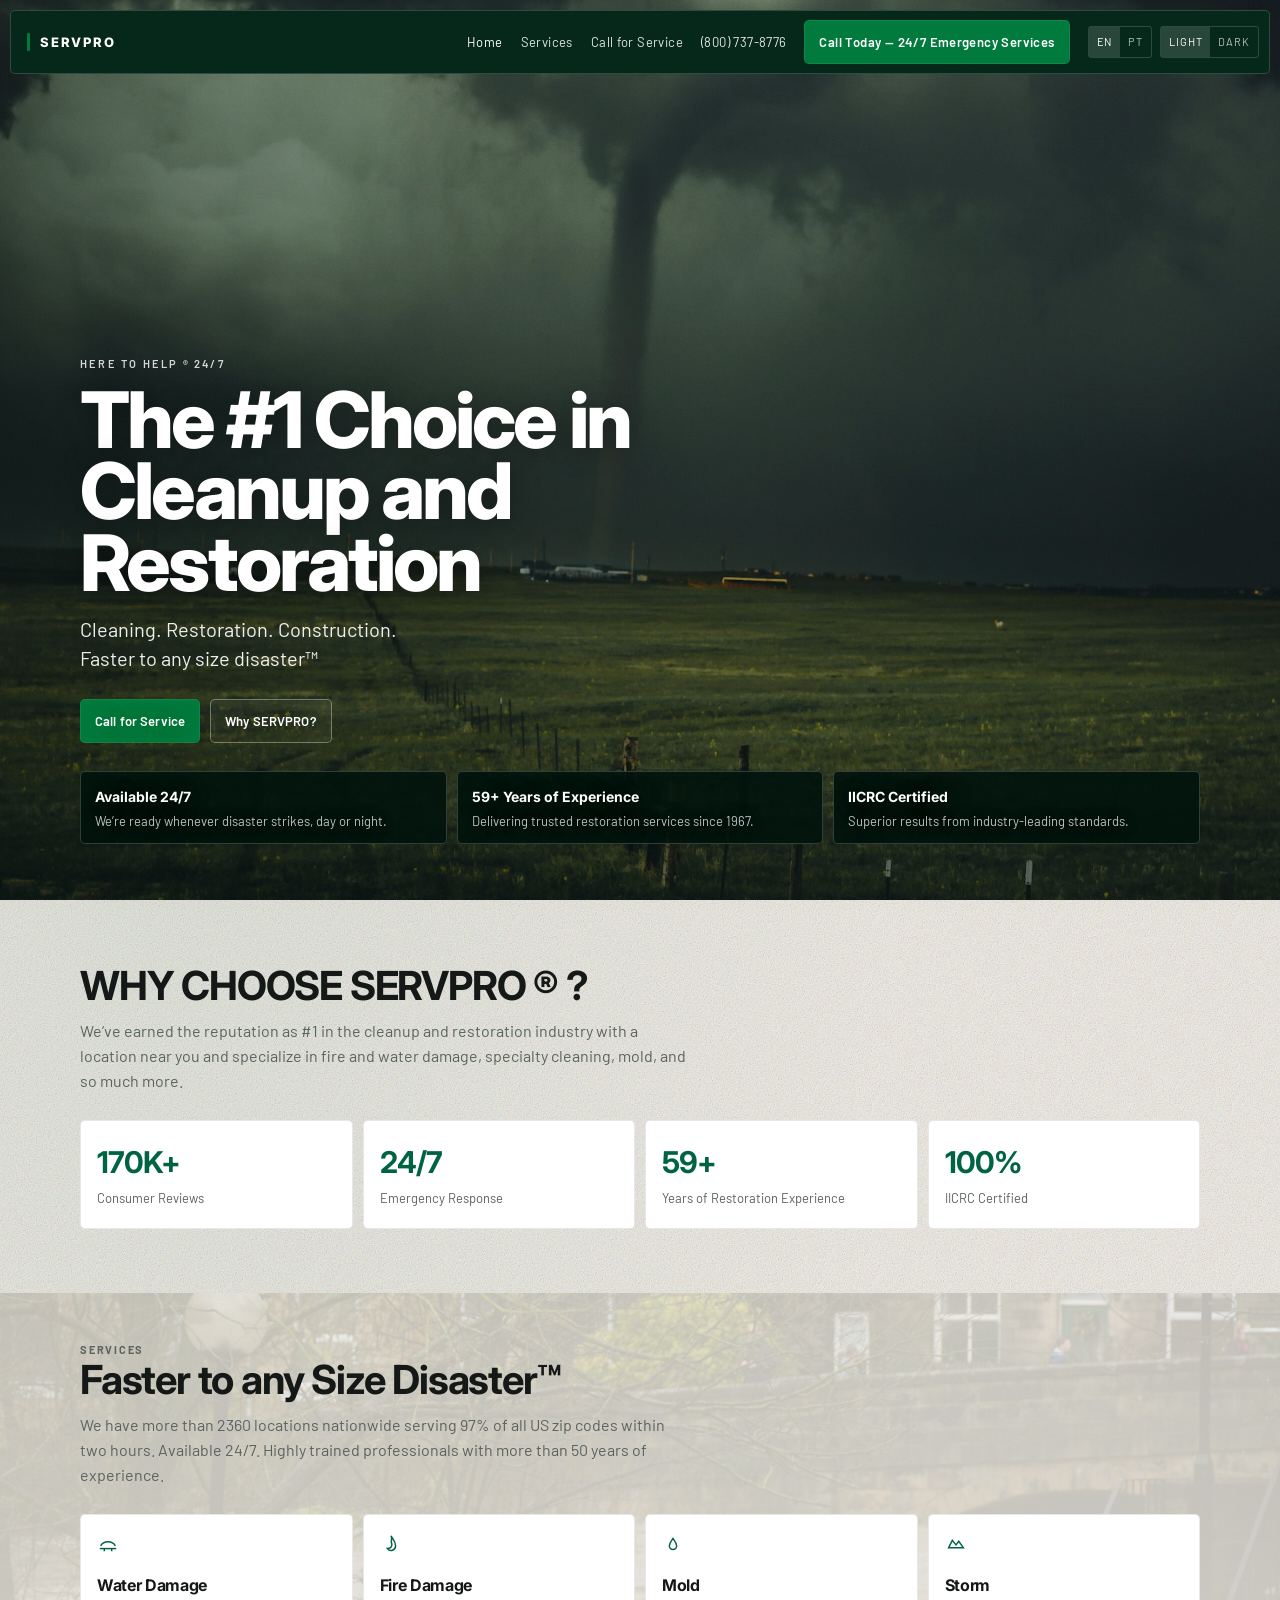
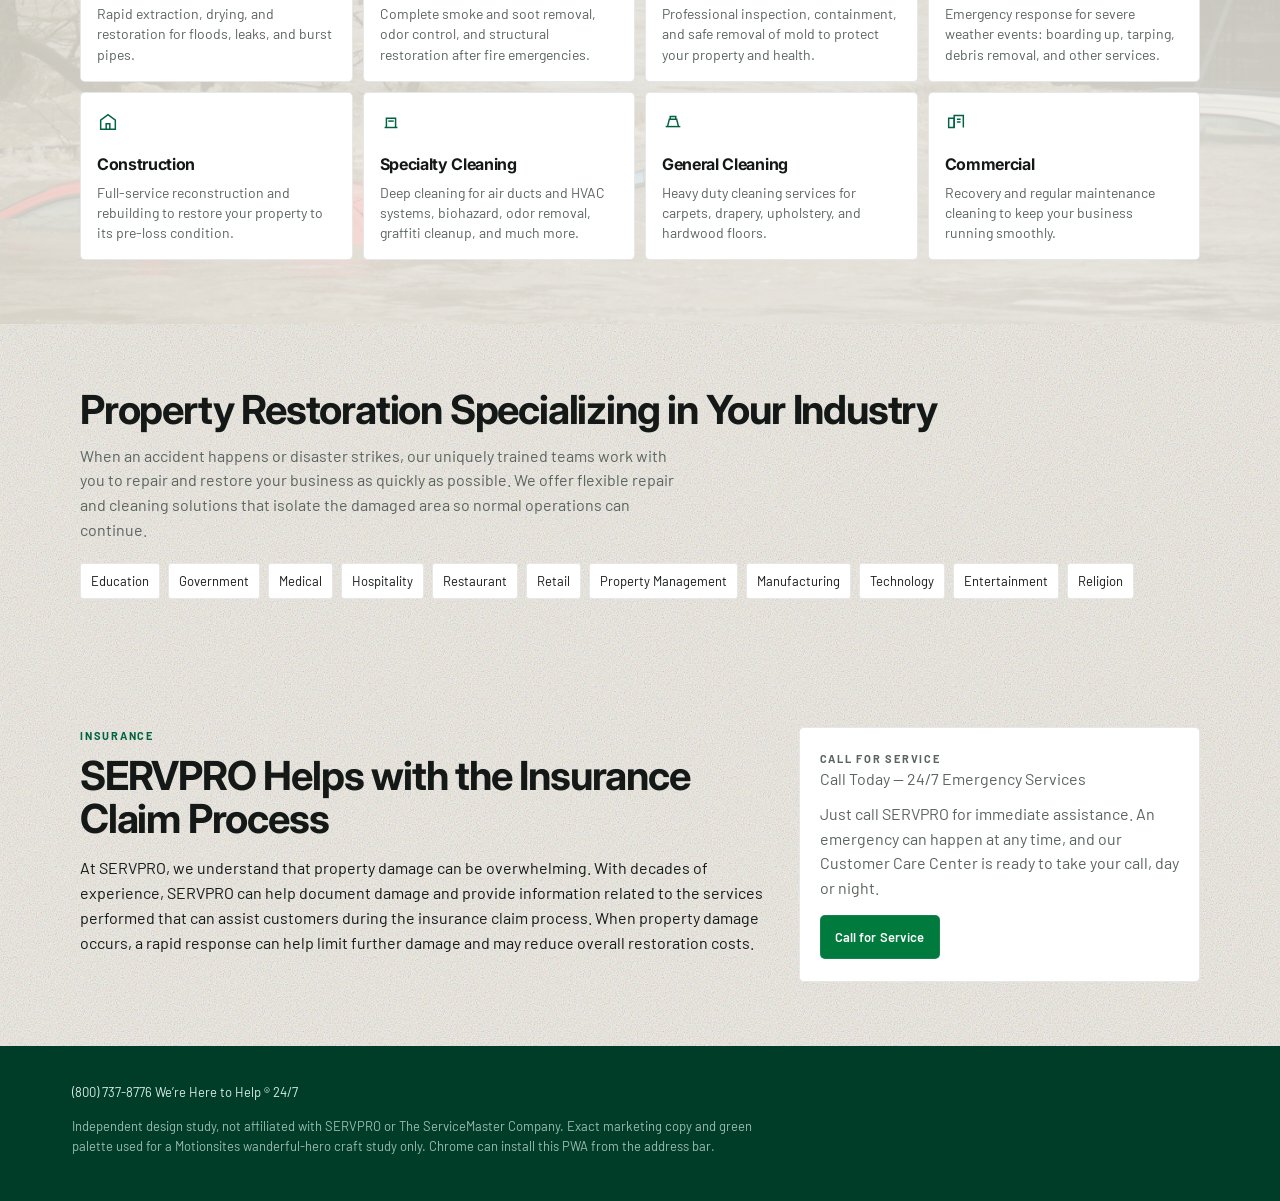
<file: index.html>
<!DOCTYPE html>
<html lang="en">
<head>
  <meta charset="utf-8" />
  <meta name="viewport" content="width=device-width, initial-scale=1" />
  <title>Commercial & Residential Restoration Services Near You | SERVPRO</title>
  <meta name="description" content="The best restoration company near you, SERVPRO is available 24 hours for commercial &amp; residential property emergencies like water damage, fire cleanup, mold damage &amp; more." />
  <meta property="og:title" content="Commercial &amp; Residential Restoration Services Near You | SERVPRO" />
  <meta property="og:description" content="The best restoration company near you, SERVPRO is available 24 hours for commercial &amp; residential property emergencies like water damage, fire cleanup, mold damage &amp; more." />
  <meta property="og:type" content="website" />
  <meta property="og:url" content="https://servpro-pwa.vercel.app/" />
  <meta property="og:image" content="https://servpro-pwa.vercel.app/images/hero-storm.jpg" />
  <meta name="twitter:card" content="summary_large_image" />
  <meta name="twitter:title" content="Commercial &amp; Residential Restoration Services Near You | SERVPRO" />
  <meta name="twitter:description" content="The best restoration company near you, SERVPRO is available 24 hours for commercial &amp; residential property emergencies like water damage, fire cleanup, mold damage &amp; more." />
  <meta name="theme-color" content="#006341" />
  <link rel="canonical" href="https://servpro-pwa.vercel.app/" />
  <link rel="manifest" href="/manifest.webmanifest" />
  <link rel="apple-touch-icon" href="/icons/icon-192.svg" />
  <link rel="stylesheet" href="/css/app.css" />
  <script>
    (function () {
      try {
        var t = localStorage.getItem('sp-theme');
        if (t === 'light' || t === 'dark') document.documentElement.setAttribute('data-theme', t);
        else document.documentElement.setAttribute('data-theme', window.matchMedia('(prefers-color-scheme: dark)').matches ? 'dark' : 'light');
        if (localStorage.getItem('sp-lang') === 'pt') document.documentElement.setAttribute('lang', 'pt');
      } catch (e) {}
    })();
  </script>
</head>
<body>
  <a class="skip" href="#main" data-i18n="nav.skip">Skip to content</a>
  <header class="nav liquid-glass">
    <a class="brand" href="/"><span class="brand-rule" aria-hidden="true"></span>SERVPRO</a>
    <div class="nav-end">
      <nav class="nav-links" id="navLinks">
        <a href="/" aria-current="page" data-i18n="nav.home">Home</a>
        <a href="/services/" data-i18n="nav.services">Services</a>
        <a href="/book/" data-i18n="nav.book">Call for Service</a>
        <a href="tel:8007378776">(800) 737-8776</a>
        <a class="cta cta-nav" href="/book/">Call Today — 24/7 Emergency Services</a>
        <div class="nav-tools">
          <div class="seg" role="group" aria-label="Language">
            <button type="button" data-set-lang="en" aria-pressed="true">EN</button>
            <button type="button" data-set-lang="pt" aria-pressed="false">PT</button>
          </div>
          <div class="seg" role="group" aria-label="Theme">
            <button type="button" data-set-theme="light" data-i18n="theme.light">Light</button>
            <button type="button" data-set-theme="dark" data-i18n="theme.dark">Dark</button>
          </div>
        </div>
      </nav>
      <a class="cta cta-compact" href="tel:8007378776">(800) 737-8776</a>
      <button class="menu-btn" type="button" aria-expanded="false" aria-controls="navLinks" data-i18n="nav.menu">Menu</button>
    </div>
  </header>
  <section class="hero">
    <div id="heroBg" class="hero-photo" aria-hidden="true"></div>
    <div class="hero-grade" aria-hidden="true"></div>
    <div class="hero-grain" aria-hidden="true"></div>
    <div class="hero-overlay"></div>
    <div class="hero-inner">
      <p class="eyebrow">Here to Help ® 24/7</p>
      <h1>The #1 Choice in Cleanup and Restoration</h1>
      <p class="lede">Cleaning. Restoration. Construction. Faster to any size disaster™</p>
      <div class="hero-actions">
        <a class="cta" href="/book/">Call for Service</a>
        <a class="btn-ghost" href="/services/">Why SERVPRO?</a>
      </div>
      <ul class="trust-row">
        <li class="liquid-glass"><b>Available 24/7</b><span>We’re ready whenever disaster strikes, day or night.</span></li>
        <li class="liquid-glass"><b>59+ Years of Experience</b><span>Delivering trusted restoration services since 1967.</span></li>
        <li class="liquid-glass"><b>IICRC Certified</b><span>Superior results from industry-leading standards.</span></li>
      </ul>
    </div>
  </section>
  <main class="page" id="main">
    <section class="section">
      <h2>WHY CHOOSE SERVPRO ® ?</h2>
      <p>We’ve earned the reputation as #1 in the cleanup and restoration industry with a location near you and specialize in fire and water damage, specialty cleaning, mold, and so much more.</p>
      <div class="stats">
        <div class="stat liquid-glass"><b>170K+</b><span>Consumer Reviews</span></div>
        <div class="stat liquid-glass"><b>24/7</b><span>Emergency Response</span></div>
        <div class="stat liquid-glass"><b>59+</b><span>Years of Restoration Experience</span></div>
        <div class="stat liquid-glass"><b>100%</b><span>IICRC Certified</span></div>
      </div>
    </section>
    <section class="section band" style="padding-top:48px">
      <p class="kicker">Services</p>
      <h2>Faster to any Size Disaster™</h2>
      <p>We have more than 2360 locations nationwide serving 97% of all US zip codes within two hours. Available 24/7. Highly trained professionals with more than 50 years of experience.</p>
      <div class="grid">
        <article class="card liquid-glass">
          <svg viewBox="0 0 24 24" aria-hidden="true"><path d="M4 14c3-6 13-6 16 0"/><path d="M3 17h18"/><path d="M8 17v3M16 17v3"/></svg>
          <h3>Water Damage</h3>
          <p>Rapid extraction, drying, and restoration for floods, leaks, and burst pipes.</p>
        </article>
        <article class="card liquid-glass">
          <svg viewBox="0 0 24 24" aria-hidden="true"><path d="M12 3c2 4-1 6 1 9 0 3-2 5-5 5 3 4 9 2 9-3 0-5-3-7-5-11z"/></svg>
          <h3>Fire Damage</h3>
          <p>Complete smoke and soot removal, odor control, and structural restoration after fire emergencies.</p>
        </article>
        <article class="card liquid-glass">
          <svg viewBox="0 0 24 24" aria-hidden="true"><path d="M8 14c0-3 2-5 4-8 2 3 4 5 4 8a4 4 0 1 1-8 0z"/></svg>
          <h3>Mold</h3>
          <p>Professional inspection, containment, and safe removal of mold to protect your property and health.</p>
        </article>
        <article class="card liquid-glass">
          <svg viewBox="0 0 24 24" aria-hidden="true"><path d="M4 16l4-8 4 5 3-4 5 7H4z"/></svg>
          <h3>Storm</h3>
          <p>Emergency response for severe weather events: boarding up, tarping, debris removal, and other services.</p>
        </article>
        <article class="card liquid-glass">
          <svg viewBox="0 0 24 24" aria-hidden="true"><path d="M4 20V10l8-6 8 6v10H4z"/><path d="M10 20v-6h4v6"/></svg>
          <h3>Construction</h3>
          <p>Full-service reconstruction and rebuilding to restore your property to its pre-loss condition.</p>
        </article>
        <article class="card liquid-glass">
          <svg viewBox="0 0 24 24" aria-hidden="true"><path d="M5 18h14"/><path d="M7 18V8h10v10"/><path d="M9 11h6"/></svg>
          <h3>Specialty Cleaning</h3>
          <p>Deep cleaning for air ducts and HVAC systems, biohazard, odor removal, graffiti cleanup, and much more.</p>
        </article>
        <article class="card liquid-glass">
          <svg viewBox="0 0 24 24" aria-hidden="true"><path d="M4 17h16"/><path d="M6 17l2-8h8l2 8"/><path d="M9 9V6h6v3"/></svg>
          <h3>General Cleaning</h3>
          <p>Heavy duty cleaning services for carpets, drapery, upholstery, and hardwood floors.</p>
        </article>
        <article class="card liquid-glass">
          <svg viewBox="0 0 24 24" aria-hidden="true"><path d="M4 18V8h6v10H4z"/><path d="M10 18V5h10v13"/><path d="M13 9h4M13 12h4"/></svg>
          <h3>Commercial</h3>
          <p>Recovery and regular maintenance cleaning to keep your business running smoothly.</p>
        </article>
      </div>
    </section>
    <section class="section">
      <h2>Property Restoration Specializing in Your Industry</h2>
      <p>When an accident happens or disaster strikes, our uniquely trained teams work with you to repair and restore your business as quickly as possible. We offer flexible repair and cleaning solutions that isolate the damaged area so normal operations can continue.</p>
      <ul class="chips">
        <li class="liquid-glass">Education</li>
        <li class="liquid-glass">Government</li>
        <li class="liquid-glass">Medical</li>
        <li class="liquid-glass">Hospitality</li>
        <li class="liquid-glass">Restaurant</li>
        <li class="liquid-glass">Retail</li>
        <li class="liquid-glass">Property Management</li>
        <li class="liquid-glass">Manufacturing</li>
        <li class="liquid-glass">Technology</li>
        <li class="liquid-glass">Entertainment</li>
        <li class="liquid-glass">Religion</li>
      </ul>
    </section>
    <section class="section">
      <div class="split">
        <div>
          <p class="kicker">Insurance</p>
          <h2>SERVPRO Helps with the Insurance Claim Process</h2>
          <p>At SERVPRO, we understand that property damage can be overwhelming. With decades of experience, SERVPRO can help document damage and provide information related to the services performed that can assist customers during the insurance claim process. When property damage occurs, a rapid response can help limit further damage and may reduce overall restoration costs.</p>
        </div>
        <aside class="panel liquid-glass">
          <p class="kicker">Call for Service</p>
          <p>Call Today — 24/7 Emergency Services</p>
          <p style="margin-top:10px">Just call SERVPRO for immediate assistance. An emergency can happen at any time, and our Customer Care Center is ready to take your call, day or night.</p>
          <a class="cta" href="/book/">Call for Service</a>
        </aside>
      </div>
    </section>
  </main>
  <footer class="footer">
    <div>(800) 737-8776 We’re Here to Help ® 24/7</div>
    <p class="disclaimer" data-i18n="study.disclaimer">Independent design study, not affiliated with SERVPRO or The ServiceMaster Company. Exact marketing copy and green palette used for a Motionsites wanderful-hero craft study only. Chrome can install this PWA from the address bar.</p>
  </footer>
  <div class="dock liquid-glass">
    <a class="cta" href="tel:8007378776">(800) 737-8776</a>
    <a class="btn-ghost" href="/book/">Call for Service</a>
  </div>
  <script src="/js/app.js"></script>
</body>
</html>
</file>
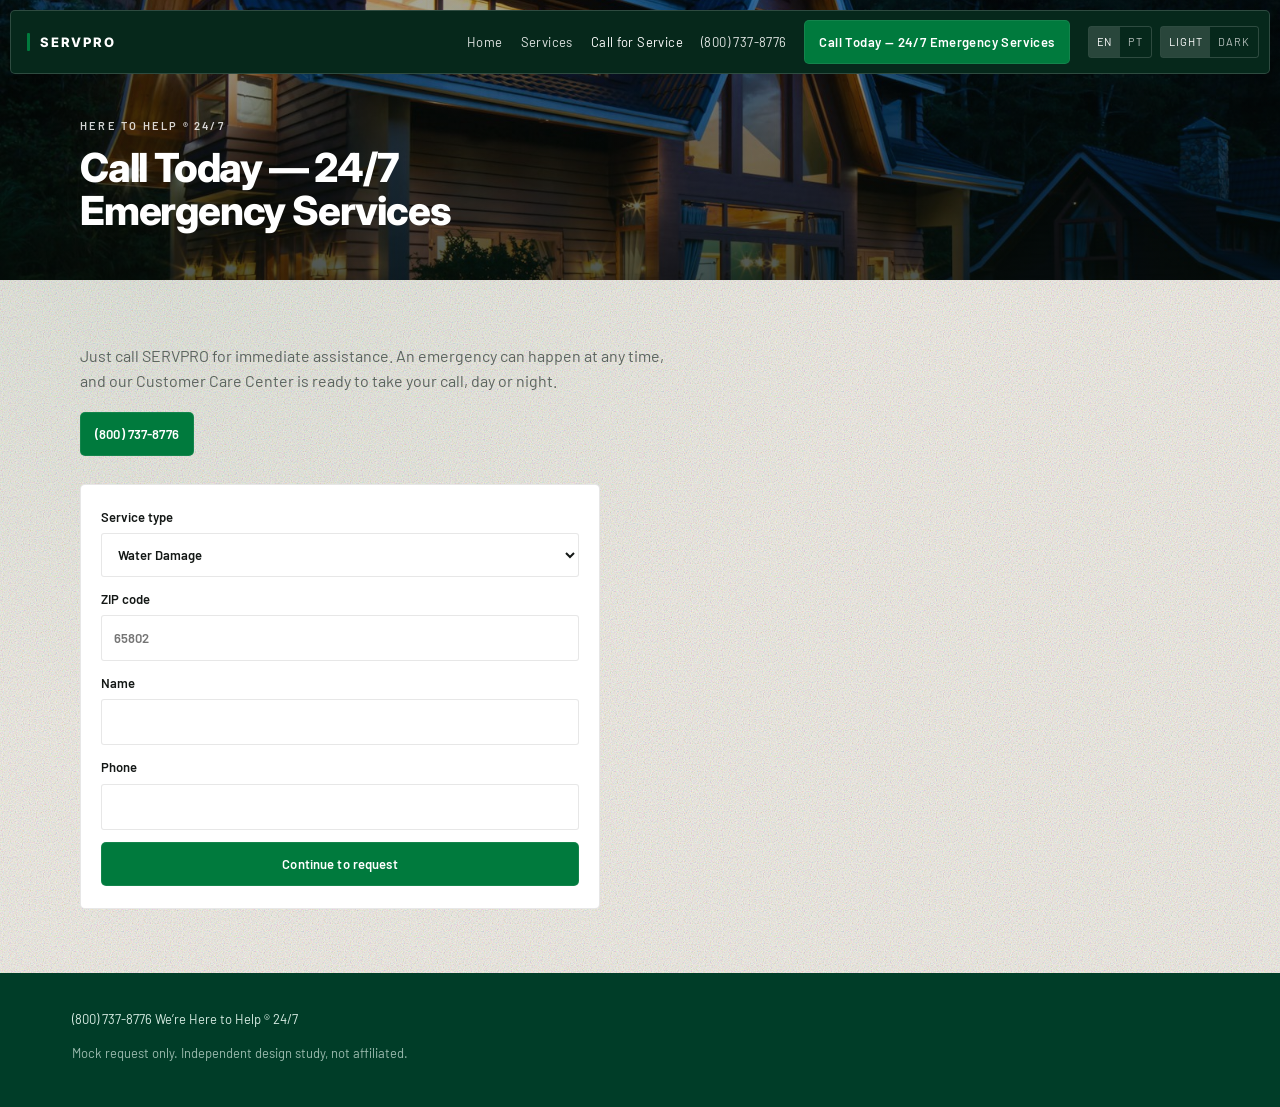
<file: book/index.html>
<!DOCTYPE html>
<html lang="en">
<head>
  <meta charset="utf-8" />
  <meta name="viewport" content="width=device-width, initial-scale=1" />
  <title>Call for Service | SERVPRO</title>
  <meta name="description" content="Just call SERVPRO for immediate assistance. An emergency can happen at any time, and our Customer Care Center is ready to take your call, day or night." />
  <meta property="og:title" content="Call for Service | SERVPRO" />
  <meta property="og:description" content="Just call SERVPRO for immediate assistance. An emergency can happen at any time, and our Customer Care Center is ready to take your call, day or night." />
  <meta property="og:type" content="website" />
  <meta property="og:url" content="https://servpro-pwa.vercel.app/book" />
  <meta property="og:image" content="https://servpro-pwa.vercel.app/images/house.jpg" />
  <meta name="twitter:card" content="summary_large_image" />
  <meta name="twitter:title" content="Call for Service | SERVPRO" />
  <meta name="twitter:description" content="Just call SERVPRO for immediate assistance. An emergency can happen at any time, and our Customer Care Center is ready to take your call, day or night." />
  <meta name="theme-color" content="#006341" />
  <link rel="canonical" href="https://servpro-pwa.vercel.app/book" />
  <link rel="manifest" href="/manifest.webmanifest" />
  <link rel="stylesheet" href="/css/app.css" />
  <script>
    (function () {
      try {
        var t = localStorage.getItem('sp-theme');
        if (t === 'light' || t === 'dark') document.documentElement.setAttribute('data-theme', t);
        else document.documentElement.setAttribute('data-theme', window.matchMedia('(prefers-color-scheme: dark)').matches ? 'dark' : 'light');
        if (localStorage.getItem('sp-lang') === 'pt') document.documentElement.setAttribute('lang', 'pt');
      } catch (e) {}
    })();
  </script>
</head>
<body class="page">
  <a class="skip" href="#main" data-i18n="nav.skip">Skip to content</a>
  <header class="nav liquid-glass">
    <a class="brand" href="/"><span class="brand-rule" aria-hidden="true"></span>SERVPRO</a>
    <div class="nav-end">
      <nav class="nav-links" id="navLinks">
        <a href="/" data-i18n="nav.home">Home</a>
        <a href="/services/" data-i18n="nav.services">Services</a>
        <a href="/book/" aria-current="page" data-i18n="nav.book">Call for Service</a>
        <a href="tel:8007378776">(800) 737-8776</a>
        <a class="cta cta-nav" href="/book/">Call Today — 24/7 Emergency Services</a>
        <div class="nav-tools">
          <div class="seg" role="group" aria-label="Language">
            <button type="button" data-set-lang="en" aria-pressed="true">EN</button>
            <button type="button" data-set-lang="pt" aria-pressed="false">PT</button>
          </div>
          <div class="seg" role="group" aria-label="Theme">
            <button type="button" data-set-theme="light" data-i18n="theme.light">Light</button>
            <button type="button" data-set-theme="dark" data-i18n="theme.dark">Dark</button>
          </div>
        </div>
      </nav>
      <a class="cta cta-compact" href="tel:8007378776">(800) 737-8776</a>
      <button class="menu-btn" type="button" aria-expanded="false" aria-controls="navLinks" data-i18n="nav.menu">Menu</button>
    </div>
  </header>
  <section class="page-hero">
    <div class="page-hero-bg restored" aria-hidden="true"></div>
    <div class="page-hero-inner">
      <p class="eyebrow">Here to Help ® 24/7</p>
      <h1>Call Today — 24/7 Emergency Services</h1>
    </div>
  </section>
  <main class="page" id="main">
    <section class="section">
      <p>Just call SERVPRO for immediate assistance. An emergency can happen at any time, and our Customer Care Center is ready to take your call, day or night.</p>
      <p style="margin:18px 0 0"><a class="cta" href="tel:8007378776">(800) 737-8776</a></p>
      <form class="panel liquid-glass" action="/book/checkout.html" method="get" style="margin-top:28px">
        <label><span data-i18n="form.service">Service type</span>
          <select name="service">
            <option>Water Damage</option>
            <option>Fire Damage</option>
            <option>Mold</option>
            <option>Storm</option>
            <option>Construction</option>
            <option>Specialty Cleaning</option>
          </select>
        </label>
        <label><span data-i18n="form.zip">ZIP code</span> <input name="zip" required placeholder="65802" /></label>
        <label><span data-i18n="form.name">Name</span> <input name="name" required /></label>
        <label><span data-i18n="form.phone">Phone</span> <input name="phone" required /></label>
        <button class="submit" type="submit" data-i18n="form.continue">Continue to request</button>
      </form>
    </section>
  </main>
  <footer class="footer">
    <div>(800) 737-8776 We’re Here to Help ® 24/7</div>
    <p class="disclaimer" data-i18n="study.mock">Mock request only. Independent design study, not affiliated.</p>
  </footer>
  <div class="dock liquid-glass">
    <a class="cta" href="tel:8007378776">(800) 737-8776</a>
    <a class="btn-ghost" href="tel:8007378776">Call for Service</a>
  </div>
  <script src="/js/app.js"></script>
</body>
</html>
</file>
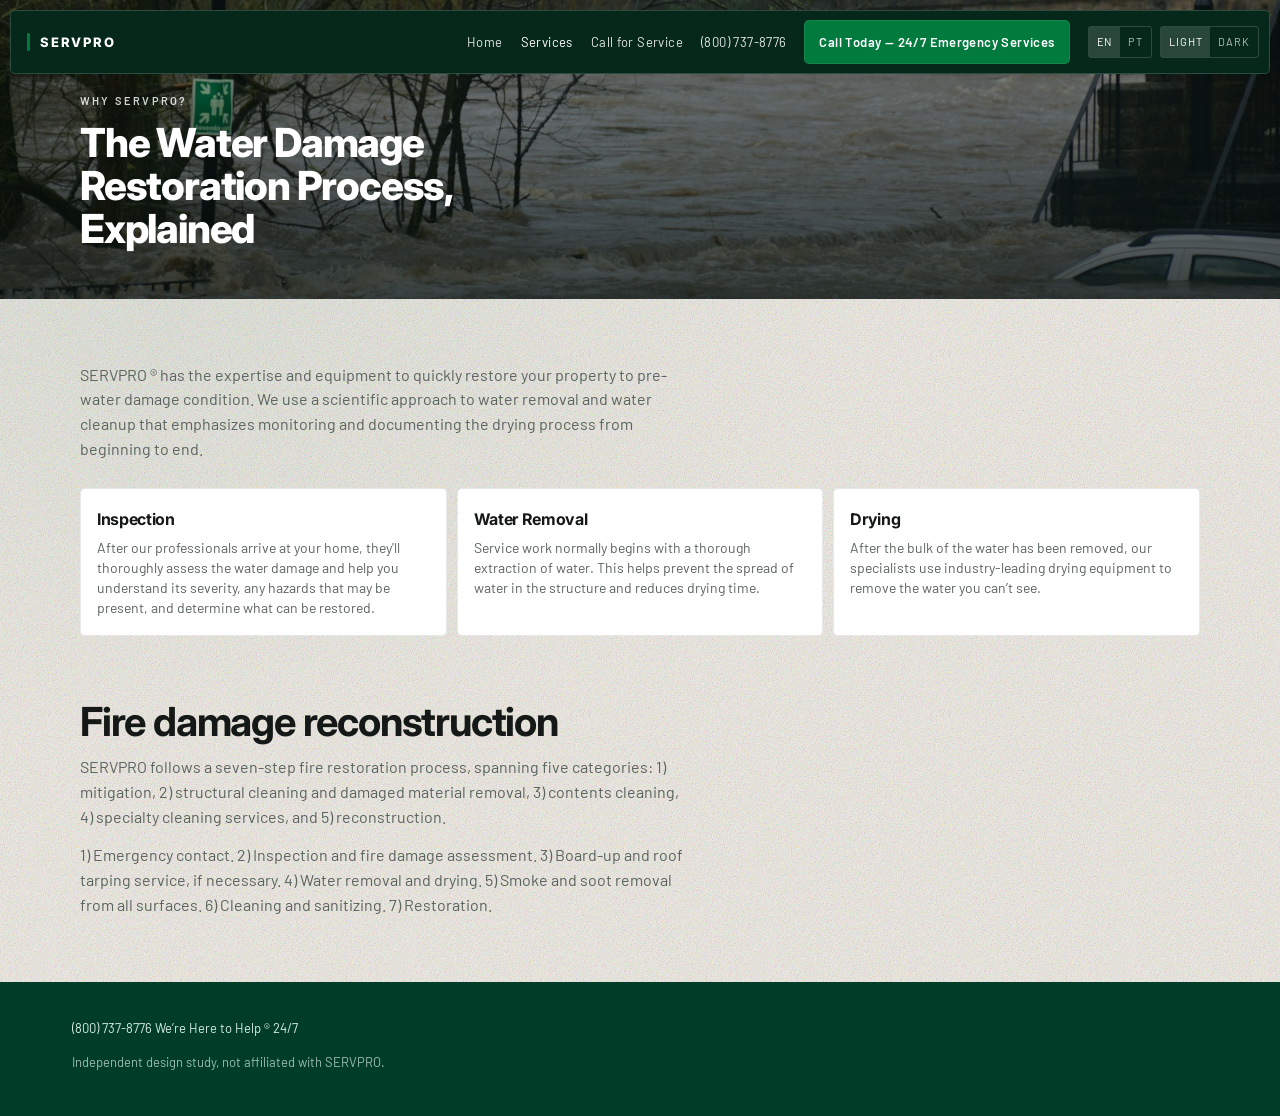
<file: services/index.html>
<!DOCTYPE html>
<html lang="en">
<head>
  <meta charset="utf-8" />
  <meta name="viewport" content="width=device-width, initial-scale=1" />
  <title>Why SERVPRO? | Cleanup and Restoration</title>
  <meta name="description" content="SERVPRO offers 24/7 water damage restoration, repair, and cleanup services near you. Call today for flood recovery, water mitigation, and expert property repairs." />
  <meta property="og:title" content="Why SERVPRO? | Cleanup and Restoration" />
  <meta property="og:description" content="SERVPRO offers 24/7 water damage restoration, repair, and cleanup services near you. Call today for flood recovery, water mitigation, and expert property repairs." />
  <meta property="og:type" content="website" />
  <meta property="og:url" content="https://servpro-pwa.vercel.app/services" />
  <meta property="og:image" content="https://servpro-pwa.vercel.app/images/water-1.jpg" />
  <meta name="twitter:card" content="summary_large_image" />
  <meta name="twitter:title" content="Why SERVPRO? | Cleanup and Restoration" />
  <meta name="twitter:description" content="SERVPRO offers 24/7 water damage restoration, repair, and cleanup services near you. Call today for flood recovery, water mitigation, and expert property repairs." />
  <meta name="theme-color" content="#006341" />
  <link rel="canonical" href="https://servpro-pwa.vercel.app/services" />
  <link rel="manifest" href="/manifest.webmanifest" />
  <link rel="stylesheet" href="/css/app.css" />
  <script>
    (function () {
      try {
        var t = localStorage.getItem('sp-theme');
        if (t === 'light' || t === 'dark') document.documentElement.setAttribute('data-theme', t);
        else document.documentElement.setAttribute('data-theme', window.matchMedia('(prefers-color-scheme: dark)').matches ? 'dark' : 'light');
        if (localStorage.getItem('sp-lang') === 'pt') document.documentElement.setAttribute('lang', 'pt');
      } catch (e) {}
    })();
  </script>
</head>
<body class="page">
  <a class="skip" href="#main" data-i18n="nav.skip">Skip to content</a>
  <header class="nav liquid-glass">
    <a class="brand" href="/"><span class="brand-rule" aria-hidden="true"></span>SERVPRO</a>
    <div class="nav-end">
      <nav class="nav-links" id="navLinks">
        <a href="/" data-i18n="nav.home">Home</a>
        <a href="/services/" aria-current="page" data-i18n="nav.services">Services</a>
        <a href="/book/" data-i18n="nav.book">Call for Service</a>
        <a href="tel:8007378776">(800) 737-8776</a>
        <a class="cta cta-nav" href="/book/">Call Today — 24/7 Emergency Services</a>
        <div class="nav-tools">
          <div class="seg" role="group" aria-label="Language">
            <button type="button" data-set-lang="en" aria-pressed="true">EN</button>
            <button type="button" data-set-lang="pt" aria-pressed="false">PT</button>
          </div>
          <div class="seg" role="group" aria-label="Theme">
            <button type="button" data-set-theme="light" data-i18n="theme.light">Light</button>
            <button type="button" data-set-theme="dark" data-i18n="theme.dark">Dark</button>
          </div>
        </div>
      </nav>
      <a class="cta cta-compact" href="tel:8007378776">(800) 737-8776</a>
      <button class="menu-btn" type="button" aria-expanded="false" aria-controls="navLinks" data-i18n="nav.menu">Menu</button>
    </div>
  </header>
  <section class="page-hero">
    <div class="page-hero-bg" aria-hidden="true"></div>
    <div class="page-hero-inner">
      <p class="eyebrow">Why SERVPRO?</p>
      <h1>The Water Damage Restoration Process, Explained</h1>
    </div>
  </section>
  <main class="page" id="main">
    <section class="section">
      <p>SERVPRO ® has the expertise and equipment to quickly restore your property to pre-water damage condition. We use a scientific approach to water removal and water cleanup that emphasizes monitoring and documenting the drying process from beginning to end.</p>
      <div class="grid">
        <article class="card liquid-glass"><h3>Inspection</h3><p>After our professionals arrive at your home, they'll thoroughly assess the water damage and help you understand its severity, any hazards that may be present, and determine what can be restored.</p></article>
        <article class="card liquid-glass"><h3>Water Removal</h3><p>Service work normally begins with a thorough extraction of water. This helps prevent the spread of water in the structure and reduces drying time.</p></article>
        <article class="card liquid-glass"><h3>Drying</h3><p>After the bulk of the water has been removed, our specialists use industry-leading drying equipment to remove the water you can’t see.</p></article>
      </div>
    </section>
    <section class="section" style="padding-top:0">
      <h2>Fire damage reconstruction</h2>
      <p>SERVPRO follows a seven-step fire restoration process, spanning five categories: 1) mitigation, 2) structural cleaning and damaged material removal, 3) contents cleaning, 4) specialty cleaning services, and 5) reconstruction.</p>
      <p class="prose" style="margin-top:14px">1) Emergency contact. 2) Inspection and fire damage assessment. 3) Board-up and roof tarping service, if necessary. 4) Water removal and drying. 5) Smoke and soot removal from all surfaces. 6) Cleaning and sanitizing. 7) Restoration.</p>
    </section>
  </main>
  <footer class="footer">
    <div>(800) 737-8776 We’re Here to Help ® 24/7</div>
    <p class="disclaimer" data-i18n="study.short">Independent design study, not affiliated with SERVPRO.</p>
  </footer>
  <div class="dock liquid-glass">
    <a class="cta" href="tel:8007378776">(800) 737-8776</a>
    <a class="btn-ghost" href="/book/">Call for Service</a>
  </div>
  <script src="/js/app.js"></script>
</body>
</html>
</file>
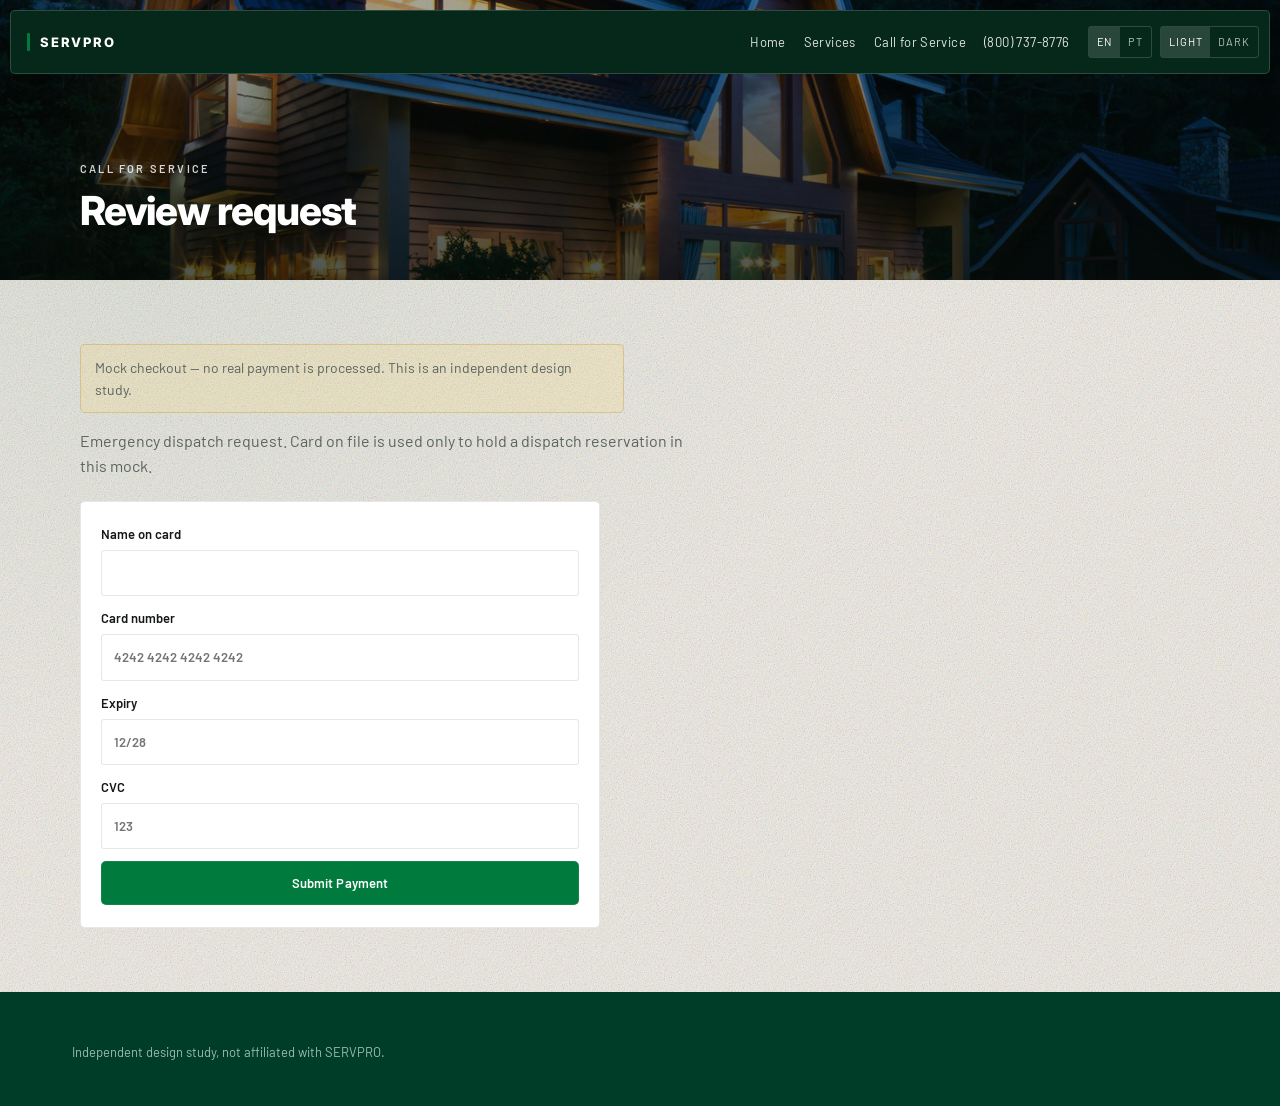
<file: book/checkout.html>
<!DOCTYPE html>
<html lang="en">
<head>
  <meta charset="utf-8" />
  <meta name="viewport" content="width=device-width, initial-scale=1" />
  <title>Request confirmation | SERVPRO</title>
  <meta name="description" content="Just call SERVPRO for immediate assistance. An emergency can happen at any time, and our Customer Care Center is ready to take your call, day or night." />
  <meta property="og:title" content="Request confirmation | SERVPRO" />
  <meta property="og:description" content="Just call SERVPRO for immediate assistance. An emergency can happen at any time, and our Customer Care Center is ready to take your call, day or night." />
  <meta property="og:type" content="website" />
  <meta property="og:url" content="https://servpro-pwa.vercel.app/book/checkout" />
  <meta property="og:image" content="https://servpro-pwa.vercel.app/images/house.jpg" />
  <meta name="twitter:card" content="summary_large_image" />
  <meta name="twitter:title" content="Request confirmation | SERVPRO" />
  <meta name="twitter:description" content="Just call SERVPRO for immediate assistance. An emergency can happen at any time, and our Customer Care Center is ready to take your call, day or night." />
  <meta name="theme-color" content="#006341" />
  <link rel="canonical" href="https://servpro-pwa.vercel.app/book/checkout" />
  <link rel="manifest" href="/manifest.webmanifest" />
  <link rel="stylesheet" href="/css/app.css" />
  <script>
    (function () {
      try {
        var t = localStorage.getItem('sp-theme');
        if (t === 'light' || t === 'dark') document.documentElement.setAttribute('data-theme', t);
        else document.documentElement.setAttribute('data-theme', window.matchMedia('(prefers-color-scheme: dark)').matches ? 'dark' : 'light');
        if (localStorage.getItem('sp-lang') === 'pt') document.documentElement.setAttribute('lang', 'pt');
      } catch (e) {}
    })();
  </script>
</head>
<body class="page">
  <a class="skip" href="#main" data-i18n="nav.skip">Skip to content</a>
  <header class="nav liquid-glass">
    <a class="brand" href="/"><span class="brand-rule" aria-hidden="true"></span>SERVPRO</a>
    <div class="nav-end">
      <nav class="nav-links" id="navLinks">
        <a href="/" data-i18n="nav.home">Home</a>
        <a href="/services/" data-i18n="nav.services">Services</a>
        <a href="/book/" data-i18n="nav.book">Call for Service</a>
        <a href="tel:8007378776">(800) 737-8776</a>
        <div class="nav-tools">
          <div class="seg" role="group" aria-label="Language">
            <button type="button" data-set-lang="en" aria-pressed="true">EN</button>
            <button type="button" data-set-lang="pt" aria-pressed="false">PT</button>
          </div>
          <div class="seg" role="group" aria-label="Theme">
            <button type="button" data-set-theme="light" data-i18n="theme.light">Light</button>
            <button type="button" data-set-theme="dark" data-i18n="theme.dark">Dark</button>
          </div>
        </div>
      </nav>
      <a class="cta cta-compact" href="tel:8007378776">(800) 737-8776</a>
      <button class="menu-btn" type="button" aria-expanded="false" aria-controls="navLinks" data-i18n="nav.menu">Menu</button>
    </div>
  </header>
  <section class="page-hero">
    <div class="page-hero-bg restored" aria-hidden="true"></div>
    <div class="page-hero-inner">
      <p class="eyebrow">Call for Service</p>
      <h1>Review request</h1>
    </div>
  </section>
  <main class="page" id="main">
    <section class="section">
      <p class="notice" data-i18n="study.checkout">Mock checkout — no real payment is processed. This is an independent design study.</p>
      <p style="margin-top:16px">Emergency dispatch request. Card on file is used only to hold a dispatch reservation in this mock.</p>
      <form class="panel liquid-glass" action="/book/success.html" method="get" style="margin-top:22px">
        <label><span data-i18n="form.cardname">Name on card</span> <input required /></label>
        <label><span data-i18n="form.cardnum">Card number</span> <input required placeholder="4242 4242 4242 4242" /></label>
        <label><span data-i18n="form.expiry">Expiry</span> <input required placeholder="12/28" /></label>
        <label><span data-i18n="form.cvc">CVC</span> <input required placeholder="123" /></label>
        <button class="submit" type="submit" data-i18n="form.pay">Submit Payment</button>
      </form>
    </section>
  </main>
  <footer class="footer">
    <p class="disclaimer" data-i18n="study.short">Independent design study, not affiliated with SERVPRO.</p>
  </footer>
  <script src="/js/app.js"></script>
</body>
</html>
</file>
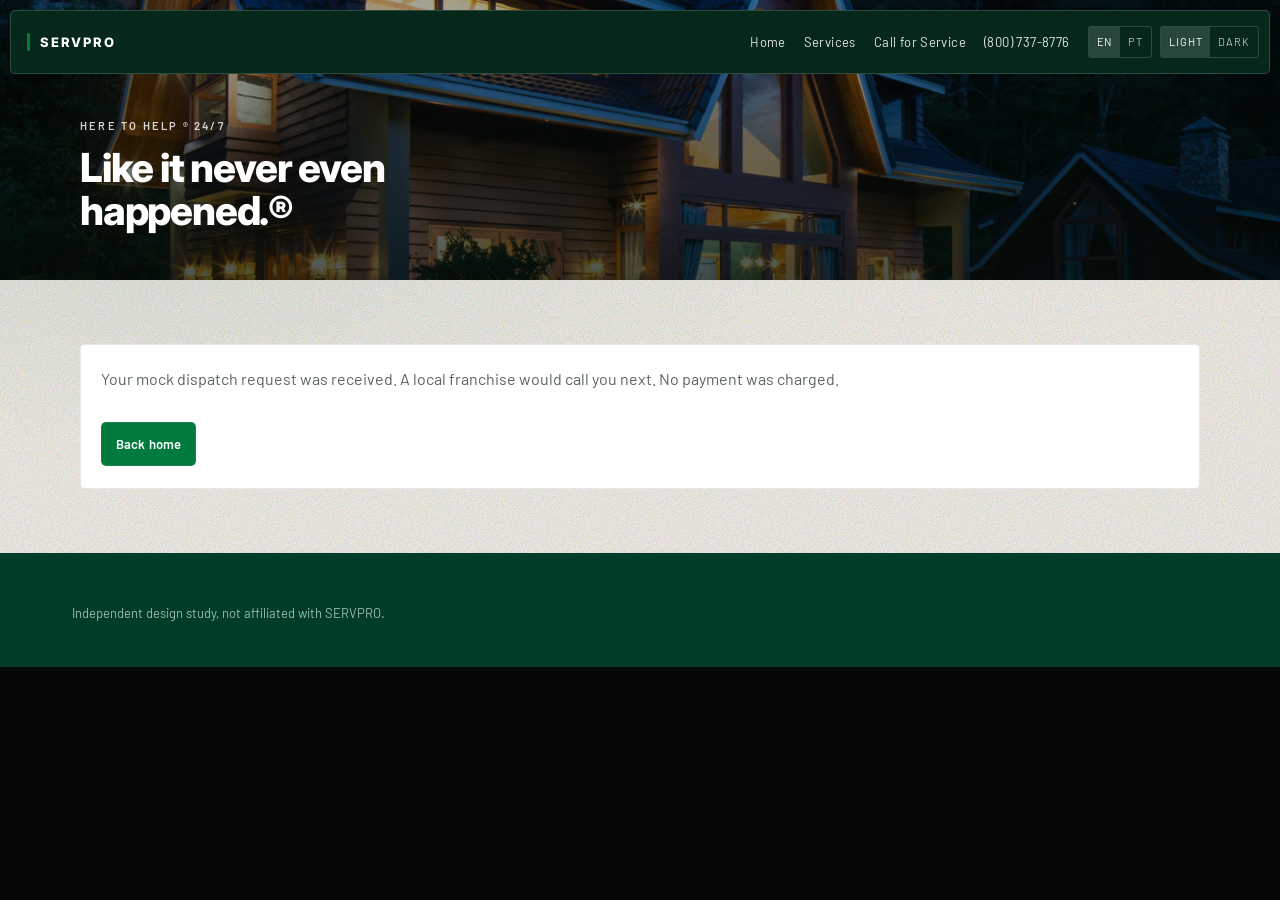
<file: book/success.html>
<!DOCTYPE html>
<html lang="en">
<head>
  <meta charset="utf-8" />
  <meta name="viewport" content="width=device-width, initial-scale=1" />
  <title>Request received | SERVPRO</title>
  <meta name="description" content="Like it never even happened.®" />
  <meta property="og:title" content="Request received | SERVPRO" />
  <meta property="og:description" content="Like it never even happened.®" />
  <meta property="og:type" content="website" />
  <meta property="og:url" content="https://servpro-pwa.vercel.app/book/success" />
  <meta property="og:image" content="https://servpro-pwa.vercel.app/images/house.jpg" />
  <meta name="twitter:card" content="summary_large_image" />
  <meta name="twitter:title" content="Request received | SERVPRO" />
  <meta name="twitter:description" content="Like it never even happened.®" />
  <meta name="theme-color" content="#006341" />
  <link rel="canonical" href="https://servpro-pwa.vercel.app/book/success" />
  <link rel="manifest" href="/manifest.webmanifest" />
  <link rel="stylesheet" href="/css/app.css" />
  <script>
    (function () {
      try {
        var t = localStorage.getItem('sp-theme');
        if (t === 'light' || t === 'dark') document.documentElement.setAttribute('data-theme', t);
        else document.documentElement.setAttribute('data-theme', window.matchMedia('(prefers-color-scheme: dark)').matches ? 'dark' : 'light');
        if (localStorage.getItem('sp-lang') === 'pt') document.documentElement.setAttribute('lang', 'pt');
      } catch (e) {}
    })();
  </script>
</head>
<body class="page">
  <a class="skip" href="#main" data-i18n="nav.skip">Skip to content</a>
  <header class="nav liquid-glass">
    <a class="brand" href="/"><span class="brand-rule" aria-hidden="true"></span>SERVPRO</a>
    <div class="nav-end">
      <nav class="nav-links" id="navLinks">
        <a href="/" data-i18n="nav.home">Home</a>
        <a href="/services/" data-i18n="nav.services">Services</a>
        <a href="/book/" data-i18n="nav.book">Call for Service</a>
        <a href="tel:8007378776">(800) 737-8776</a>
        <div class="nav-tools">
          <div class="seg" role="group" aria-label="Language">
            <button type="button" data-set-lang="en" aria-pressed="true">EN</button>
            <button type="button" data-set-lang="pt" aria-pressed="false">PT</button>
          </div>
          <div class="seg" role="group" aria-label="Theme">
            <button type="button" data-set-theme="light" data-i18n="theme.light">Light</button>
            <button type="button" data-set-theme="dark" data-i18n="theme.dark">Dark</button>
          </div>
        </div>
      </nav>
      <a class="cta cta-compact" href="tel:8007378776">(800) 737-8776</a>
      <button class="menu-btn" type="button" aria-expanded="false" aria-controls="navLinks" data-i18n="nav.menu">Menu</button>
    </div>
  </header>
  <section class="page-hero">
    <div class="page-hero-bg restored" aria-hidden="true"></div>
    <div class="page-hero-inner">
      <p class="eyebrow">Here to Help ® 24/7</p>
      <h1>Like it never even happened.®</h1>
    </div>
  </section>
  <main class="page" id="main">
    <section class="section">
      <div class="panel liquid-glass">
        <p data-i18n="study.success">Your mock dispatch request was received. A local franchise would call you next. No payment was charged.</p>
        <p style="margin-top:16px"><a class="cta" href="/" data-i18n="success.back">Back home</a></p>
      </div>
    </section>
  </main>
  <footer class="footer">
    <p class="disclaimer" data-i18n="study.short">Independent design study, not affiliated with SERVPRO.</p>
  </footer>
  <script src="/js/app.js"></script>
</body>
</html>
</file>
<file: css/app.css>
@import url('https://fonts.googleapis.com/css2?family=Barlow:wght@400;500;600;700&family=Inter:wght@500;600;700;800&display=swap');

:root {
  --green: #006341;
  --green-2: #007a3d;
  --green-deep: #003d28;
  --cream: #f3efe6;
  --ink: #141816;
  --muted: #5b635e;
  --white: #ffffff;
  --line: rgba(20, 24, 22, 0.1);
  --glass: rgba(255, 255, 255, 0.56);
  --glass-border: rgba(255, 255, 255, 0.62);
  --glass-ink: #141816;
  --page: var(--cream);
  --panel: rgba(255, 255, 255, 0.42);
  --r: 5px;
  --r-sm: 3px;
  --ease: cubic-bezier(0.22, 1, 0.36, 1);
  --t: 280ms;
  --pad: clamp(20px, 6vw, 72px);
  --max: 1120px;
  --nav-h: 64px;
  color-scheme: light;
}

html[data-theme="dark"] {
  --cream: #0b100e;
  --ink: #e7efe9;
  --muted: #9aaba2;
  --line: rgba(255, 255, 255, 0.1);
  --glass: rgba(10, 18, 14, 0.48);
  --glass-border: rgba(255, 255, 255, 0.14);
  --glass-ink: #e7efe9;
  --page: #080c0a;
  --panel: rgba(14, 24, 19, 0.55);
  color-scheme: dark;
}

* { box-sizing: border-box; }
html, body { margin: 0; padding: 0; }
html { background: #050807; }
body {
  font-family: Barlow, Inter, system-ui, sans-serif;
  color: var(--ink);
  background: var(--page);
  line-height: 1.55;
  min-height: 100%;
}
img { max-width: 100%; }
a { color: inherit; }
button, input, select { font: inherit; }

.skip {
  position: absolute;
  left: 12px;
  top: -48px;
  z-index: 80;
  padding: 8px 12px;
  background: var(--green);
  color: #fff;
  border-radius: var(--r-sm);
}
.skip:focus { top: 12px; }

/* Matte plates. Replaces the shared September PWA frost
   (blur 18px, saturate 1.45, luminosity) so cards are solid. */
.liquid-glass {
  background: #fff;
  border: 1px solid var(--line);
  box-shadow: none;
}
html[data-theme="dark"] .liquid-glass {
  background: #12201a;
}

.nav.liquid-glass,
html[data-theme] .nav.liquid-glass {
  background: #06281b;
  border-color: rgba(255, 255, 255, 0.16);
  color: #fff;
}

.trust-row .liquid-glass,
html[data-theme] .trust-row .liquid-glass {
  background: rgba(3, 20, 14, 0.92);
  border-color: rgba(255, 255, 255, 0.18);
}

.nav {
  position: fixed;
  top: 10px;
  left: 10px;
  right: 10px;
  z-index: 50;
  display: flex;
  align-items: center;
  justify-content: space-between;
  gap: 16px;
  min-height: var(--nav-h);
  padding: 8px 10px 8px 16px;
  border-radius: var(--r);
}

.brand {
  display: inline-flex;
  align-items: center;
  gap: 10px;
  font-family: Inter, sans-serif;
  font-weight: 800;
  letter-spacing: 0.14em;
  color: #fff;
  text-decoration: none;
  font-size: 13px;
}
.brand-rule {
  width: 3px;
  height: 18px;
  background: var(--green-2);
  border-radius: 1px;
}

.nav-end {
  display: flex;
  align-items: center;
  gap: 8px;
}
.nav-links {
  display: flex;
  align-items: center;
  gap: 18px;
}
.nav-links a {
  color: rgba(255, 255, 255, 0.88);
  text-decoration: none;
  font-size: 13px;
  letter-spacing: 0.03em;
  transition: color var(--t) var(--ease);
}
.nav-links a:hover,
.nav-links a[aria-current="page"] { color: #fff; }

.nav-tools {
  display: flex;
  align-items: center;
  gap: 8px;
}
.seg {
  display: inline-flex;
  border: 1px solid rgba(255, 255, 255, 0.16);
  border-radius: var(--r-sm);
  overflow: hidden;
}
.seg button {
  appearance: none;
  border: 0;
  background: transparent;
  color: rgba(255, 255, 255, 0.7);
  padding: 6px 8px;
  font-size: 11px;
  letter-spacing: 0.08em;
  text-transform: uppercase;
  cursor: pointer;
}
.seg button[aria-pressed="true"] {
  background: rgba(255, 255, 255, 0.14);
  color: #fff;
}

.cta,
.btn-ghost,
button.submit,
.menu-btn {
  border-radius: var(--r);
  text-decoration: none;
  font-weight: 600;
  font-size: 13px;
  letter-spacing: 0.01em;
  transition: transform var(--t) var(--ease), background var(--t) var(--ease), border-color var(--t) var(--ease);
}
.cta,
button.submit {
  background: var(--green-2);
  color: #fff !important;
  border: 1px solid rgba(255, 255, 255, 0.08);
  padding: 11px 14px;
  display: inline-flex;
  align-items: center;
  justify-content: center;
  cursor: pointer;
}
.cta:hover,
button.submit:hover { background: #008a45; }
.cta-compact { padding: 10px 12px; }
.btn-ghost {
  border: 1px solid rgba(255, 255, 255, 0.34);
  color: #fff;
  padding: 11px 14px;
  background: rgba(255, 255, 255, 0.04);
}
.btn-ghost:hover { border-color: #fff; }
.menu-btn {
  display: none;
  border: 1px solid rgba(255, 255, 255, 0.22);
  background: rgba(255, 255, 255, 0.06);
  color: #fff;
  padding: 10px 12px;
  cursor: pointer;
}

.hero {
  position: relative;
  min-height: 100svh;
  overflow: hidden;
  color: #fff;
  display: grid;
  align-items: end;
}
.hero-photo,
.hero-fallback,
.hero-video {
  position: absolute;
  inset: -6%;
  z-index: 0;
  width: 112%;
  height: 112%;
  object-fit: cover;
  transform: scale(1.08);
  transform-origin: center;
  background:
    #102016
    center 46% / cover no-repeat
    url('/images/hero-storm.jpg');
  filter: saturate(1.18) contrast(1.06) brightness(1.12);
}
.hero-grade,
.hero-grain,
.hero-overlay {
  position: absolute;
  inset: 0;
  pointer-events: none;
}
.hero-grade {
  z-index: 1;
  background:
    linear-gradient(90deg, rgba(6, 16, 12, 0.42) 0%, rgba(6, 16, 12, 0.08) 58%),
    linear-gradient(180deg, rgba(4, 14, 10, 0.12) 0%, rgba(4, 14, 10, 0.18) 48%, rgba(3, 12, 8, 0.5) 100%);
}
.hero-grain {
  z-index: 2;
  opacity: 0.1;
  background-image: url('/images/grain.svg');
  background-size: 180px;
}
.hero-overlay {
  z-index: 3;
  background: linear-gradient(180deg, rgba(0, 0, 0, 0.06) 0%, rgba(0, 12, 8, 0.28) 100%);
}
.hero-inner {
  position: relative;
  z-index: 4;
  width: min(var(--max), calc(100% - 20px));
  margin: 0 auto;
  padding: calc(var(--nav-h) + 36px) 0 56px;
  text-shadow: 0 2px 28px rgba(0, 0, 0, 0.38);
}
.eyebrow {
  font-size: 11px;
  letter-spacing: 0.2em;
  text-transform: uppercase;
  opacity: 0.82;
  margin: 0 0 12px;
  font-weight: 600;
}
h1 {
  font-family: Inter, sans-serif;
  font-weight: 800;
  font-size: clamp(38px, 8.4vw, 78px);
  line-height: 0.92;
  letter-spacing: -0.038em;
  margin: 0 0 16px;
  max-width: 14ch;
}
.lede {
  font-size: clamp(16px, 2.2vw, 20px);
  max-width: 34ch;
  line-height: 1.45;
  opacity: 0.92;
  margin: 0;
}
.hero-actions {
  display: flex;
  gap: 10px;
  margin-top: 26px;
  flex-wrap: wrap;
}
.trust-row {
  display: grid;
  grid-template-columns: repeat(3, minmax(0, 1fr));
  gap: 10px;
  list-style: none;
  padding: 0;
  margin: 28px 0 0;
}
.trust-row li {
  padding: 14px 14px 13px;
  border-radius: var(--r);
  color: #fff;
}
.trust-row b {
  display: block;
  font-family: Inter, sans-serif;
  font-size: 14px;
  margin-bottom: 4px;
}
.trust-row span {
  display: block;
  font-size: 13px;
  line-height: 1.4;
  color: rgba(255, 255, 255, 0.74);
}

.page {
  background-color: var(--page);
  background-image:
    url('/images/grain.svg'),
    radial-gradient(ellipse at 12% 0%, rgba(0, 99, 65, 0.07), transparent 46%);
  background-size: 180px 180px, auto;
  color: var(--ink);
}
.section {
  width: min(var(--max), calc(100% - 20px));
  margin: 0 auto;
  padding: 64px 0;
}
.section h2,
.page-hero h1 {
  font-family: Inter, sans-serif;
  font-size: clamp(26px, 4vw, 40px);
  letter-spacing: -0.03em;
  line-height: 1.08;
  margin: 0 0 12px;
}
.section > p,
.prose { max-width: 68ch; color: var(--muted); margin: 0; }
.kicker {
  font-size: 11px;
  letter-spacing: 0.16em;
  text-transform: uppercase;
  color: var(--green);
  font-weight: 700;
  margin: 0 0 10px;
}

.grid {
  display: grid;
  grid-template-columns: repeat(auto-fit, minmax(220px, 1fr));
  gap: 10px;
  margin-top: 26px;
}
.card {
  border-radius: var(--r);
  padding: 18px 16px 16px;
  color: var(--glass-ink);
  transition: transform var(--t) var(--ease), border-color var(--t) var(--ease);
}
html[data-theme="light"] .card,
html[data-theme="light"] .stat,
html[data-theme="light"] .panel {
  background: #fff;
}
.card:hover { transform: translateY(-2px); }
.card svg {
  width: 22px;
  height: 22px;
  stroke: var(--green);
  fill: none;
  stroke-width: 1.6;
  margin-bottom: 12px;
}
.card h3 {
  margin: 0 0 6px;
  font-family: Inter, sans-serif;
  font-size: 16px;
  letter-spacing: -0.02em;
}
.card p { margin: 0; color: var(--muted); font-size: 14px; line-height: 1.45; }

.stats {
  display: grid;
  grid-template-columns: repeat(4, minmax(0, 1fr));
  gap: 10px;
  margin-top: 26px;
}
.stat {
  border-radius: var(--r);
  padding: 18px 16px;
  color: var(--glass-ink);
}
.stat b {
  display: block;
  font-size: 30px;
  font-family: Inter, sans-serif;
  letter-spacing: -0.03em;
  color: var(--green);
}
.stat span { color: var(--muted); font-size: 13px; }

.chips {
  display: flex;
  flex-wrap: wrap;
  gap: 8px;
  list-style: none;
  padding: 0;
  margin: 20px 0 0;
}
.chips li {
  padding: 7px 10px;
  border-radius: var(--r-sm);
  font-size: 13px;
}

.split {
  display: grid;
  grid-template-columns: 1.4fr 0.8fr;
  gap: 16px;
  align-items: stretch;
}
.panel {
  border-radius: var(--r);
  padding: 22px 20px;
}
.panel .cta { margin-top: 14px; }
.panel p { margin: 0; color: var(--muted); }

.page-hero {
  position: relative;
  min-height: 280px;
  color: #fff;
  overflow: hidden;
  display: grid;
  align-items: end;
}
.page-hero-bg {
  position: absolute;
  inset: 0;
  background:
    linear-gradient(180deg, rgba(4, 12, 8, 0.28), rgba(4, 12, 8, 0.72)),
    center / cover no-repeat url('/images/water-1.jpg');
}
.page-hero-bg.restored {
  background:
    linear-gradient(180deg, rgba(4, 12, 8, 0.35), rgba(4, 12, 8, 0.7)),
    center / cover no-repeat url('/images/house.jpg');
}
.page-hero-inner {
  position: relative;
  z-index: 1;
  width: min(var(--max), calc(100% - 20px));
  margin: 0 auto;
  padding: calc(var(--nav-h) + 28px) 0 36px;
}
.page-hero h1 { color: #fff; max-width: 18ch; }

.footer {
  background: var(--green-deep);
  color: #d7ece3;
  padding: 36px var(--pad) 44px;
  font-size: 13px;
}
.footer a { color: #fff; }
.disclaimer { opacity: 0.72; margin: 14px 0 0; max-width: 720px; }

form {
  display: grid;
  gap: 12px;
  max-width: 520px;
}
label { font-size: 13px; font-weight: 600; display: grid; gap: 6px; }
input, select, textarea {
  width: 100%;
  padding: 12px 12px;
  border-radius: var(--r-sm);
  border: 1px solid var(--line);
  background: var(--panel);
  color: var(--ink);
}
.notice {
  background: rgba(255, 214, 102, 0.18);
  border: 1px solid rgba(180, 130, 0, 0.28);
  padding: 12px 14px;
  border-radius: var(--r);
  font-size: 14px;
  max-width: 640px;
}

.dock {
  display: none;
}
.dock.liquid-glass,
html[data-theme] .dock.liquid-glass {
  background: #06281b;
  border-color: rgba(255, 255, 255, 0.16);
}

.band {
  position: relative;
}
.band::before {
  content: "";
  position: absolute;
  inset: 0 calc(50% - 50vw);
  background:
    linear-gradient(180deg, rgba(243, 239, 230, 0.78), rgba(243, 239, 230, 0.86)),
    url('/images/water-1.jpg') center / cover no-repeat;
  pointer-events: none;
}
html[data-theme="dark"] .band::before {
  background:
    linear-gradient(180deg, rgba(8, 12, 10, 0.8), rgba(8, 12, 10, 0.88)),
    url('/images/water-1.jpg') center / cover no-repeat;
}
.band > * { position: relative; z-index: 1; }

@media (min-width: 821px) {
  .cta-compact { display: none; }
}
@media (max-width: 1140px) {
  .cta-nav { display: none; }
}
@media (max-width: 980px) {
  .split { grid-template-columns: 1fr; }
}

@media (max-width: 820px) {
  .nav-links {
    display: none;
    position: absolute;
    top: calc(100% + 8px);
    left: 0;
    right: 0;
    padding: 14px;
    border-radius: var(--r);
    flex-direction: column;
    align-items: stretch;
    gap: 12px;
    background: #06281b;
    border: 1px solid rgba(255, 255, 255, 0.14);
  }
  .nav-links.is-open { display: flex; }
  .nav-tools { justify-content: space-between; }
  .menu-btn { display: inline-flex; }
  .cta-nav { display: none; }
  .trust-row,
  .stats { grid-template-columns: 1fr; }
  .dock {
    display: grid;
    grid-template-columns: 1fr 1fr;
    gap: 8px;
    position: fixed;
    left: 10px;
    right: 10px;
    bottom: calc(10px + env(safe-area-inset-bottom));
    z-index: 45;
    padding: 8px;
    border-radius: var(--r);
  }
  .footer { padding-bottom: 112px; }
}

@media (prefers-reduced-motion: reduce) {
  .hero-photo, .hero-fallback, .hero-video { transform: scale(1.08); }
  .card:hover { transform: none; }
  * { scroll-behavior: auto !important; }
}
</file>
